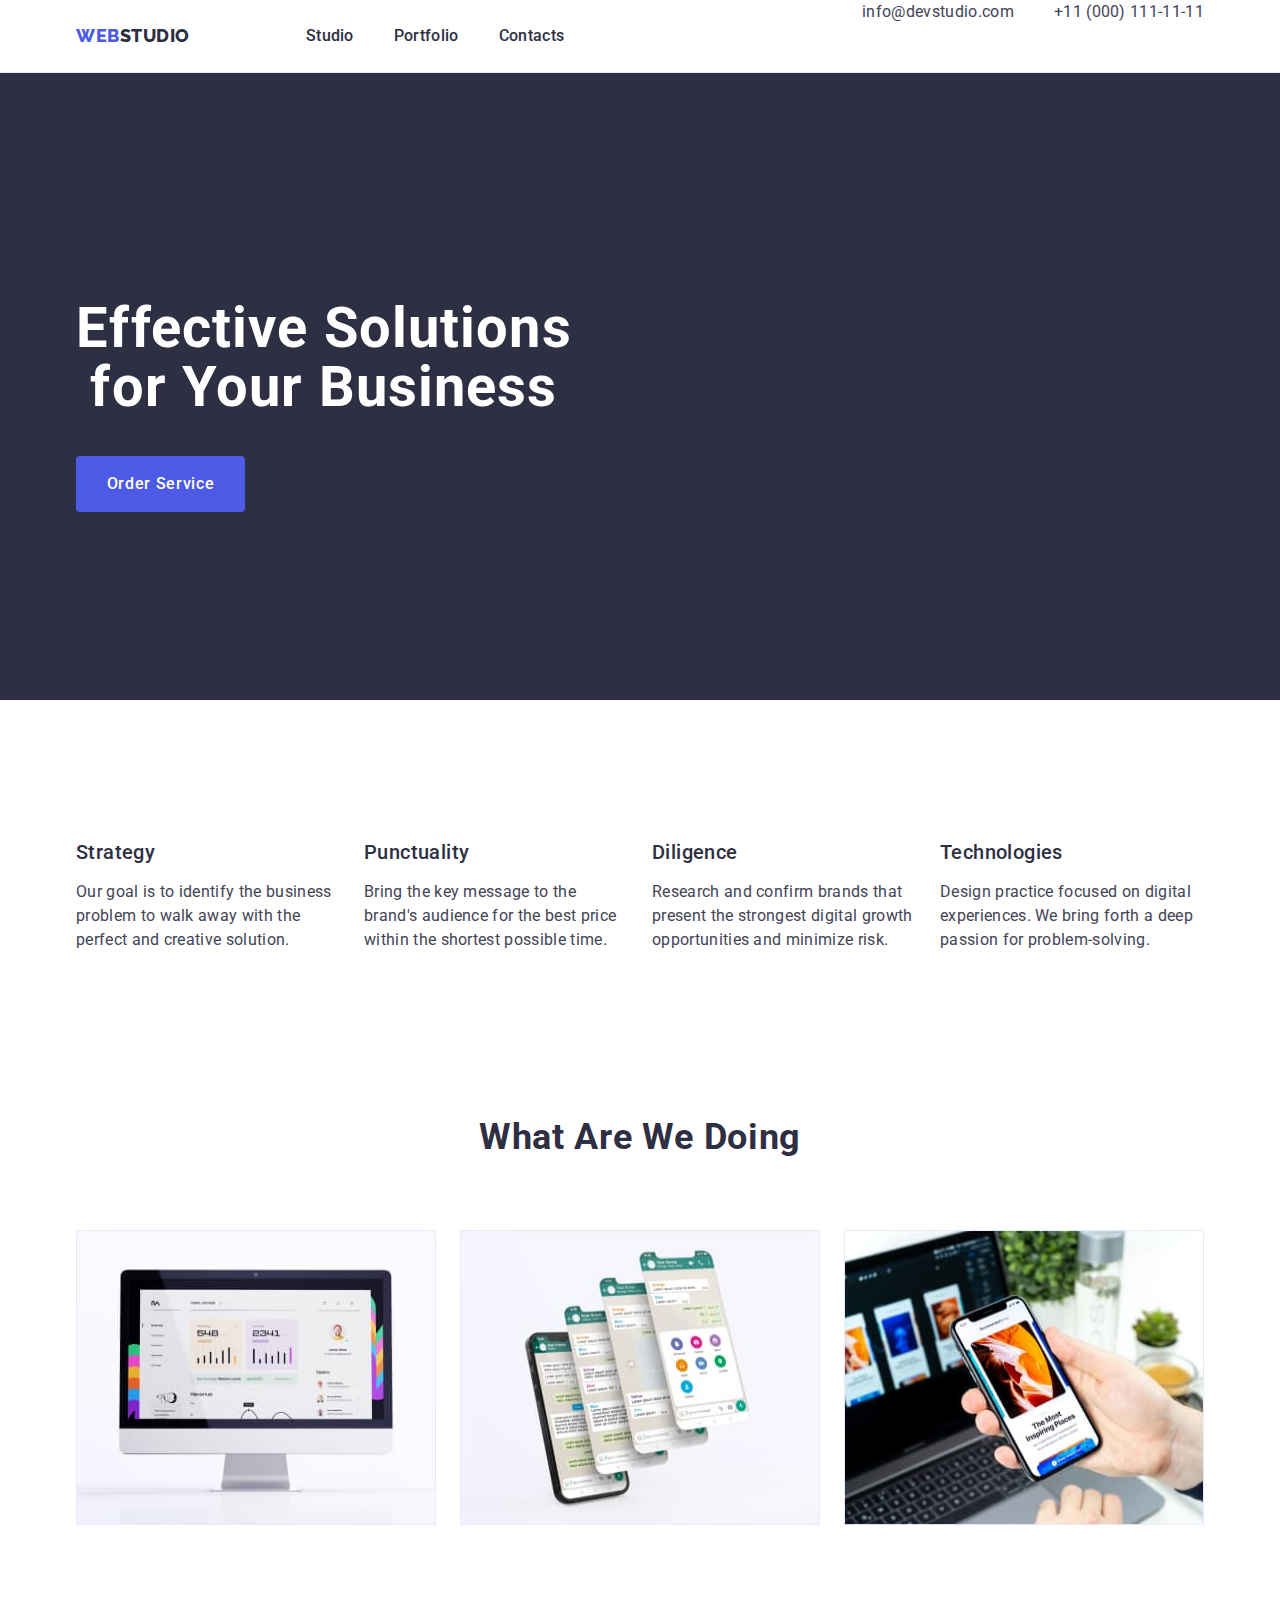
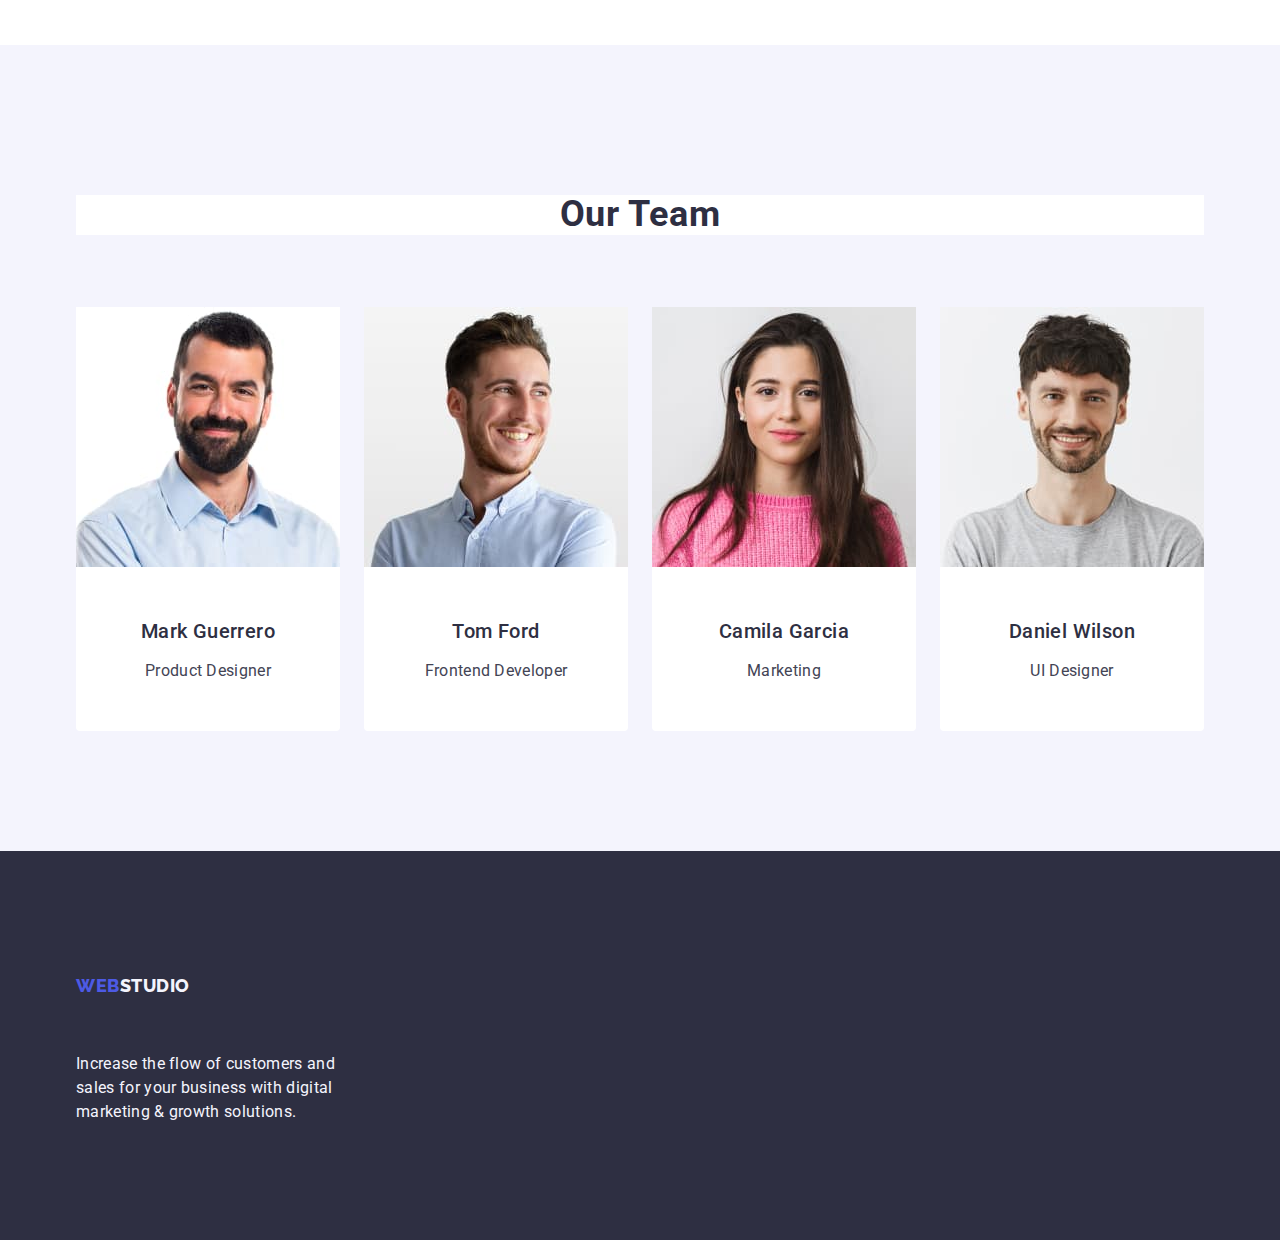
<file: index.html>
<!DOCTYPE html>
<html lang="en">
  <head>
    <meta charset="UTF-8">
    <meta http-equiv="X-UA-Compatible" content="IE=edge">
    <meta name="viewport" content="width=device-width, initial-scale=1.0">
    <link rel="stylesheet" href="https://cdn.jsdelivr.net/npm/modern-normalize@2.0.0/modern-normalize.min.css" />
    <link rel="preconnect" href="https://fonts.googleapis.com">
    <link rel="preconnect" href="https://fonts.gstatic.com" crossorigin>
    <link href="https://fonts.googleapis.com/css2?family=Montserrat:wght@400;600&family=Raleway:wght@800&family=Roboto:wght@400;500;700;900&display=swap" rel="stylesheet">
    <title>Document</title>
    <link rel="stylesheet" href="./css/styles.css">
    
  </head>

<body>
  <header class="header">
    <div class="header-container container">
    <nav class="list header-list">
      <a href="./index.html" class="link logo">Web<span class="span_">Studio</span></a>
        <ul class="list menu">
            <li><a href="./index.html" class="link-text link">Studio</a></li>
            <li><a href="./portfolio.html" class="link-text link">Portfolio</a></li>
            <li><a href="" class="link-text link">Contacts</a></li>
        </ul>
    </nav>
    

    <address class="address">
        <ul class="list adress-list">
            <li><a href="mailto:info@devstudio.com" class="adress link">info@devstudio.com</a></li>
            <li><a href="tel:+110001111111" class="adress link">+11 (000) 111-11-11</a></li>
        </ul>
    </address>
    </div>
    </header>
     <main>
      
      
      <section class="main-banner">
        <div class="container">
        <h1 class="main-banner-text">Effective Solutions for Your Business</h1>
        <button type="button" class="main-banner-button">Order Service</button>
        </div>
      </section>

          <section class="second-section">
            <div class="container">
            <h2 hidden class="visually-hidden">Advantages</h2>
            <ul class="list second-section-list">
             <li class="index-li">  
              <h3 class="list-title">Strategy</h3> 
              <p class="list-main-text">Our goal is to identify the business
                problem to walk away with the perfect and creative solution.</p>
             </li>

             <li class="index-li">
              <h3 class="list-title">Punctuality</h3>
              <p class="list-main-text">Bring the key message to the brand's audience for the best price within the shortest possible time.</p>
             </li>

             <li class="index-li">
              <h3 class="list-title">Diligence</h3>
              <p class="list-main-text">Research and confirm brands that present the strongest digital growth opportunities and minimize risk.</p>
             </li>

              <li class="index-li">
              <h3 class="list-title">Technologies</h3>
              <p class="list-main-text">Design practice focused on digital experiences. We bring forth a deep passion for problem-solving.</p>
              </li>
            </ul>
          </div>
          </section>
      

          <section class="thrird-section">
            <div class="container">
            <h2 class="third-section-title">What are we doing</h2>
            <ul class="list thrird-section-list">

            <li class="thrird-section-li">
            <img src="./images/iMac.jpg"
            alt="iMac"
            width="360"
            height="295"
            />
            </li>

            <li class="thrird-section-li">
            <img src="./images/iPhone.jpg"
            alt="iPhone"
            width="360"
            height="295"
            />
            </li>

            <li class="thrird-section-li">
            <img src="./images/iPhone2.jpg"
            alt="iPhone2"
            width="360"
            height="295"
            />
            </li>

            </ul>
          </div>
          </section>

          <section class="fourth-section">
            <div class="container">
            <h2 class="fourth-section-title">Our Team</h2>
            <ul class="list fourth-section-list">

                <li class="list_">
                <img src="./images/MarkGuerrero.jpg"
                alt="worker1Mark"
                width="264"
                height="260"
                />
                <div class="fourth-section-div">
                <h3 class="fourth-list-title">Mark Guerrero</h3>
                <p class="fourth-list-text">Product Designer</p>
              </div>
                </li>
               
                
                <li class="list_">
                <img src="./images/TomFord.jpg"
                alt="worker2Tom"
                width="264"
                height="260"
                />
              <div class="fourth-section-div">
                <h3 class="fourth-list-title">Tom Ford</h3>
                <p class="fourth-list-text">Frontend Developer</p>
              </div>
                </li>

                <li class="list_">
                <img src="./images/CamilaGarcia.jpg"
                alt="worker3Camila"
                width="264"
                height="260"
                />
              <div class="fourth-section-div">
                <h3 class="fourth-list-title">Camila Garcia</h3>
                <p class="fourth-list-text">Marketing</p>
              </div>
                </li>

                <li class="list_">
                <img src="./images/DanielWilson.jpg"
                alt="worker4Daniel"
                width="264"
                height="260"
                />
              <div class="fourth-section-div">
                <h3 class="fourth-list-title">Daniel Wilson</h3>
                <p class="fourth-list-text">UI Designer</p>
              </div>
                </li>

            </ul>
          </div>
          </section>

     </main>
<footer class="footer">
  <div class="container">
        <a href="./index.html" class="link logo footer-link">Web<span class="span">Studio</span></a>
        <p class="footer-paragraph">
          Increase the flow of customers and sales for your business with digital marketing & growth solutions.
        </p>
    </div>
</footer>
</body>

</html>
</file>
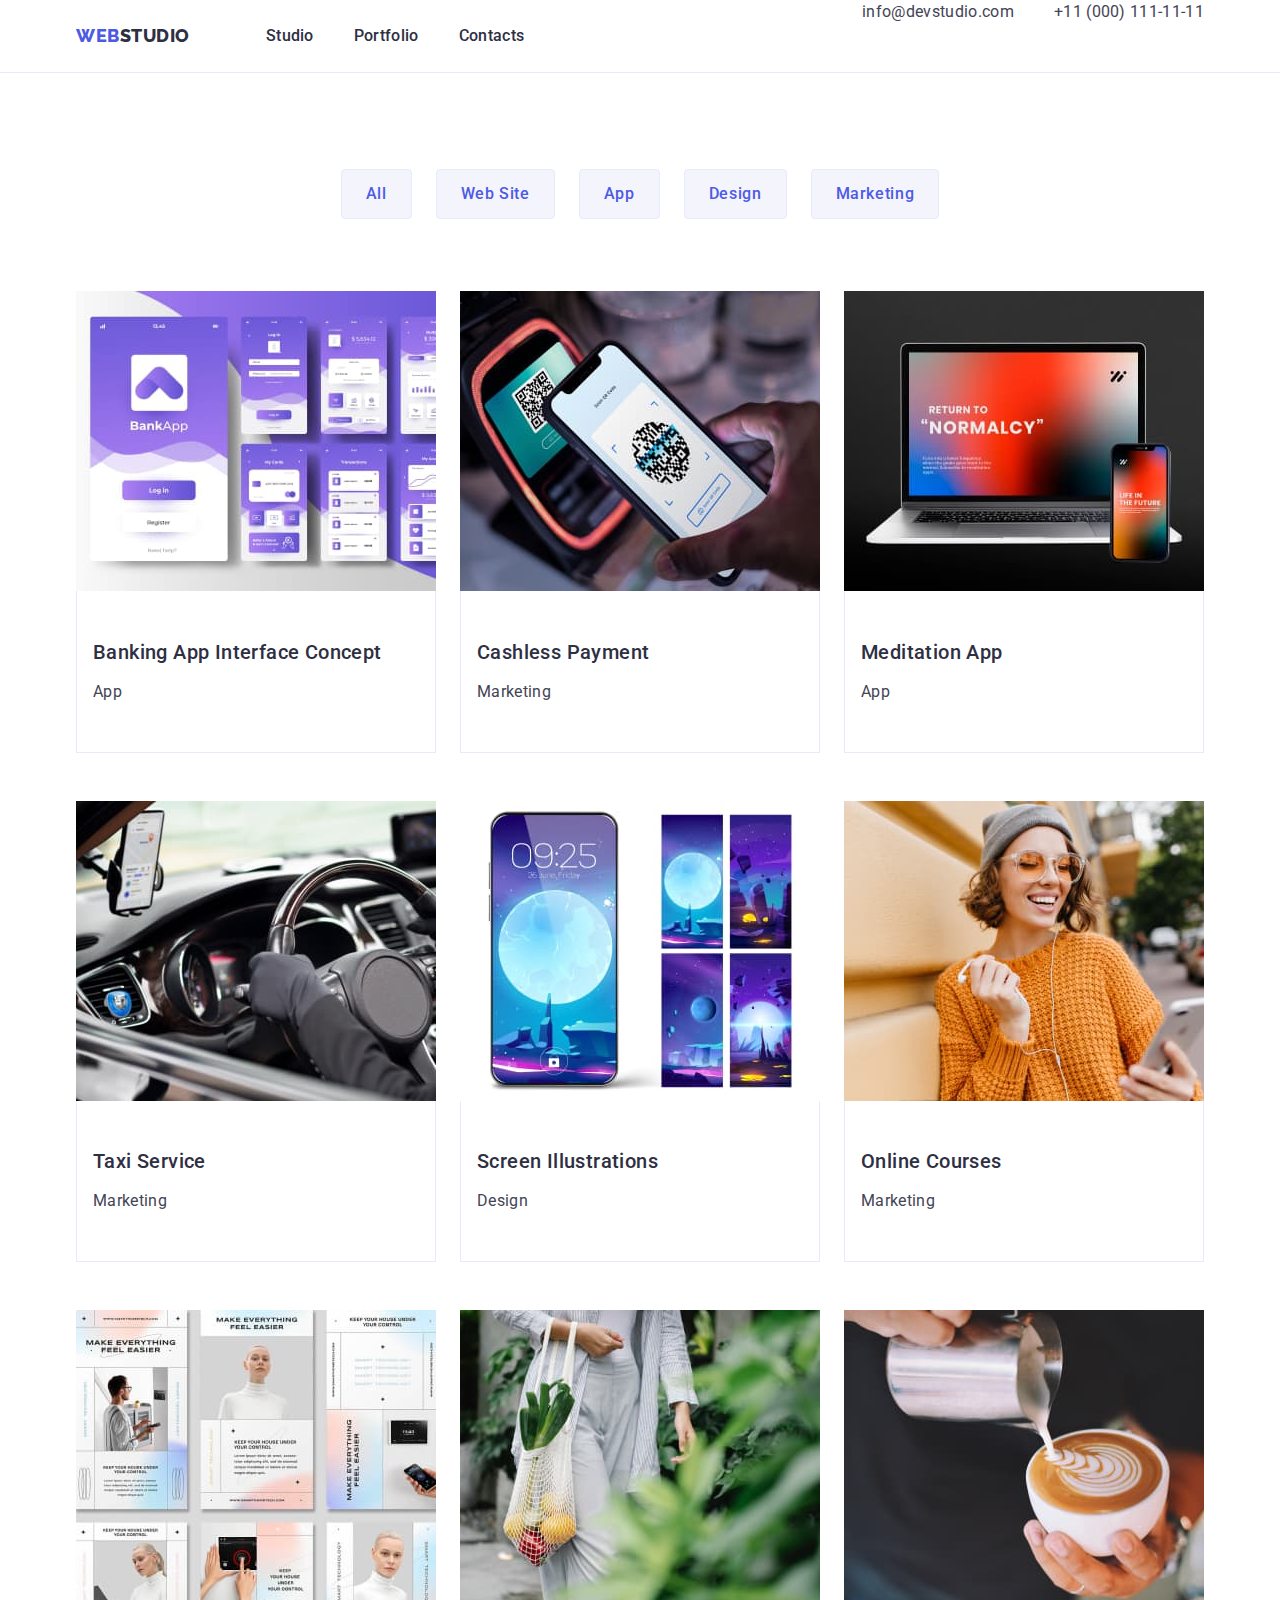
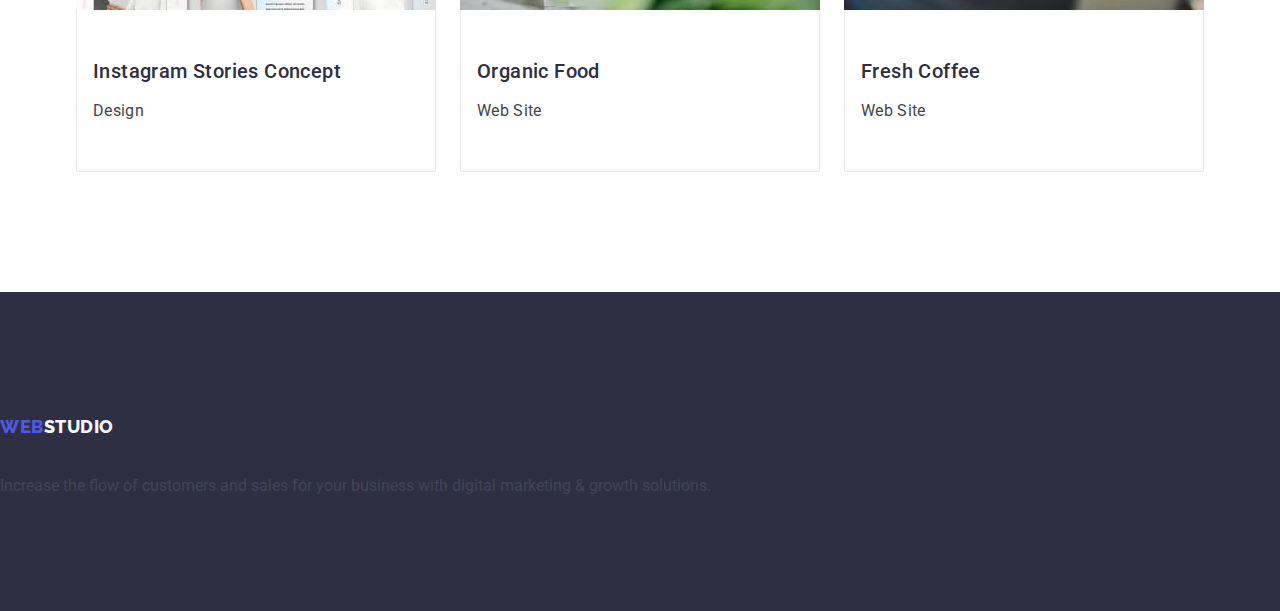
<file: portfolio.html>
<!DOCTYPE html>
<html lang="en">
<head>
    <meta charset="UTF-8">
    <meta http-equiv="X-UA-Compatible" content="IE=edge">
    <meta name="viewport" content="width=device-width, initial-scale=1.0">
    <link rel="stylesheet" href="https://cdn.jsdelivr.net/npm/modern-normalize@2.0.0/modern-normalize.min.css" />
    <link rel="preconnect" href="https://fonts.googleapis.com">
    <link rel="preconnect" href="https://fonts.gstatic.com" crossorigin>
    <link href="https://fonts.googleapis.com/css2?family=Montserrat:wght@400;600&family=Raleway:wght@800&family=Roboto:wght@400;500;700;900&display=swap" rel="stylesheet">
    <title>Document</title>
    <link rel="stylesheet" href="./css/styles.css">
</head>
<body>
    <header class="portfolio-header">
    <div class="container portfolio-container-div">
        <nav class="portfolio-nav">
        <a href="./index.html" class="link logo">Web<span class="span_">Studio</span></a>
        <ul class="list menu">
            <li><a href="./index.html" class="link-text link">Studio</a></li>
            <li><a href="./portfolio.html" class="link-text link">Portfolio</a></li>
            <li><a href="" class="link-text link">Contacts</a></li>
        </ul>
    </nav>
        
    
        <address class="address">
            <ul class="list adress-list">
                <li><a href="mailto:info@devstudio.com" class="adress link">info@devstudio.com</a></li>
                <li><a href="tel:+110001111111" class="adress link">+11 (000) 111-11-11</a></li>
            </ul>
        </address>
    </div>
        </header>

    <main>
        <section class="first-portfolio-section">
            <div class="container">
            <h1 hidden class="visually-hidden">Buttons</h1>
            <ul class="list portfolio-list">
            <li><button type="button" class="button button_">All</button></li>
            <li><button type="button" class="button button_">Web Site</button></li>
            <li><button type="button" class="button button_">App</button></li>
            <li><button type="button" class="button button_">Design</button></li>
            <li><button type="button" class="button button_">Marketing</button></li>
            </ul>
        

            <ul class="list list__">
                <li class="first-li"><a  class="link">
                    <img src="./images/app.jpg"
                    alt="App"
                    width="360"
                    height="300"
                    />
                    <div class="portfolio-container">
                    <h2 class="list-photo-title">Banking App Interface Concept</h2>
                    <p class="list-photo-text">App</p>
                    </div>
                    </a>
                </li>

                <li class="first-li"><a class="link">
                    <img src="./images/applePay.jpg"
                    alt="ApplePay"
                    width="360"
                    height="300"
                    />
                    <div class="portfolio-container">
                    <h2 class="list-photo-title">Cashless Payment</h2>
                    <p class="list-photo-text">Marketing</p>
                    </div>
                    </a>
                </li>

                <li class="first-li"><a  class="link">
                    <img src="./images/normalcy.jpg"
                    alt="Normalcy"
                    width="360"
                    height="300"
                    />
                    <div class="portfolio-container">
                    <h2 class="list-photo-title">Meditation App</h2>
                    <p class="list-photo-text">App</p>
                    </div>
                    </a>
                </li>

                <li class="first-li"><a  class="link"> 
                    <img src="./images/driving.jpg"
                    alt="driving"
                    width="360"
                    height="300"
                    />
                    <div class="portfolio-container">
                    <h2 class="list-photo-title">Taxi Service</h2>
                    <p class="list-photo-text">Marketing</p>
                </div>
                    </a>

                </li>

                <li class="first-li"><a  class="link">
                    <img src="./images/moon.jpg"
                    alt="Moon"
                    width="360"
                    height="300"
                    />
                    <div class="portfolio-container">
                    <h2 class="list-photo-title">Screen Illustrations</h2>
                    <p class="list-photo-text">Design</p>
                </div>
                </a>

                </li>

                <li class="first-li"><a  class="link"> 
                    <img src="./images/woman.jpg"
                    alt="woman"
                    width="360"
                    height="300"
                    />
                    <div class="portfolio-container">
                    <h2 class="list-photo-title">Online Courses</h2>
                    <p class="list-photo-text">Marketing</p>
                </div>
                </a>

                </li>

                <li class="first-li"><a  class="link">
                    <img src="./images/inststories.jpg"
                    alt="instagramStories"
                    width="360"
                    height="300"
                    />
                    <div class="portfolio-container">
                    <h2 class="list-photo-title">Instagram Stories Concept</h2>
                    <p class="list-photo-text" >Design</p>
                </div>
                </a>


                </li>

                <li class="first-li"><a  class="link">
                    <img src="./images/organic.jpg"
                    alt="OrganicFood"
                    width="360"
                    height="300"
                    />
                    <div class="portfolio-container">
                    <h2 class="list-photo-title">Organic Food</h2>
                    <p class="list-photo-text">Web Site</p>
                </div>
                </a>

                </li>

                <li class="first-li"><a  class="link">
                    <img src="./images/coffee.jpg"
                    alt="Coffee"
                    width="360"
                    height="300"
                    />
                    <div class="portfolio-container">
                    <h2 class="list-photo-title">Fresh Coffee</h2>
                    <p class="list-photo-text">Web Site</p>
                </div>
                </a>

                </li>
                
            </ul>
        </div>
        </section>

    </main>

        <footer class="footer">
            <a href="./index.html" class="link logo">Web<span class="span">Studio</span></a>
             <p>
               Increase the flow of customers and sales for your business with digital marketing & growth solutions.
             </p>
     
     </footer>          
</body>
</html>
</file>
<file: css/styles.css>
:root{
    --white-color:  #FFFFFF;
    --dark-blue-color:  #434455;
    --blue-color:  #4d5ae5;
    --second-dark-blue-color: #2e2f42;
    --second-white-color: #F4F4FD;
    --second-blue-color: #404BBF;
    --trhird-white-color: #e7e9fc;
} 

body{
    background-color: var(--white-color);
    color: var(--dark-blue-color);
    font-family: 'Roboto', sans-serif;
}

.menu{
    display: flex; 
    gap: 40px;
}

img{
    display: block
}

.header{
    border-bottom: 1px solid var(--trhird-white-color);
}

.header-container{
    display: flex;
}

.header-list{
    display: flex;
    align-items: center; 
    display: flex; 
    gap: 40px;
}

.container{
    width: 1158px;
    margin: 0 auto;
    padding: 0 15px;
}

.logo{
    font-family: "Raleway", sans-serif;
    font-weight: 800;
    font-size: 18px;
    line-height: 1.17;
    letter-spacing: 0.03em;
    text-transform: uppercase;
    color: var(--blue-color);
    text-decoration: none;
    margin-right: 76px;
    padding: 24px 0;
}

.link{
    text-decoration:none;
    display: inline-block; 
}

.footer-link{
    margin-bottom: 16px;
}

.index-li{
    flex-basis: calc((100% - 3 * 24px) / 4);
}

.address{
    font-style: normal;
     
}

.adress-list{
    display: flex;
    gap: 40px;
}

.link:hover, .link:focus{
    color: var(--second-blue-color);
}

.span_{
    color: var(--second-dark-blue-color);
}

.span{
    color: var(--second-white-color);
}

.list{
    list-style: none;
    display: flex;
    margin: 0;
}

.list__{
    column-gap: 24px; 
    flex-wrap: wrap;
    row-gap: 48px;

}

.second-section-list{
    gap: 24px; 
}

ul{
    padding-left: 0;
}

.list_{
    background-color: var(--white-color);
    width: calc((100% - 72px) / 4);
    border-radius: 0px 0px 4px 4px;
}

h1, h2, h3{ 
    font-family: 'Roboto';
}

.link-text{
    font-family: 'Roboto';
    font-style: normal;
    font-weight: 500;
    font-size: 16px;
    line-height: 24px;
    letter-spacing: 0.02em;
    color: var(--second-dark-blue-color);
    padding: 24px 0;

}

.adress{
    font-family: 'Roboto';
    font-style: normal;
    font-weight: 400;
    font-size: 16px;
    line-height: 24px;
    letter-spacing: 0.02em;
    color: var(--dark-blue-color);
    font-style: normal;
}

.main-banner{
    color: var(--second-dark-blue-color);
    background-color: var(--second-dark-blue-color);
    padding: 188px 0;


}

.second-section{
    padding: 120px 0;

}

.portfolio-list{
    display: flex;
    justify-content: center;
    gap: 24px;
    margin-bottom: 72px;
}

.first-portfolio-section{
    padding-top: 96px; padding-bottom: 120px;
}

.main-banner-text{
    font-size: 56px;
    line-height: 1.07;
    text-align: center;
    letter-spacing: 0.02em;
    color:var(--white-color);
    max-width: 496px;
}

.main-banner-button{
    background-color: var(--blue-color);
    font-family: "Roboto", sans-serif;
    font-weight: 500;
    font-size: 16px;
    line-height: 1.5;
    letter-spacing: 0.04em;
    color: var(--white-color);
    cursor: pointer;
    align-items: center;
    max-width: 496px;
    min-width: 169px;
    height: 56px;
    border: none;
    border-radius: 4px;
    cursor: pointer;
    display: block;
}

.main-banner-button:hover, .main-banner-button:focus{
    background-color: var( --second-blue-color);
}

.list-title{
    font-weight: 500;
    font-size: 20px;
    line-height: 1.2;
    letter-spacing: 0.02em;
    color: var(--second-dark-blue-color);
    margin-bottom: 8px;
}

.list-main-text{
    font-size: 16px;
    line-height: 1.5;
    letter-spacing: 0.02em;
    color: var(--dark-blue-color);
}

.third-section-title{
    font-size: 36px;
    line-height: 1.11;
    text-align: center;
    letter-spacing: 0.02em;
    text-transform: capitalize;
    color: var(--second-dark-blue-color);
    margin-bottom: 72px;
}

.thrird-section-list{
    gap: 24px;

}

.thrird-section-li{
    width: calc((100% - 48px) / 3);
}

.fourth-section{
    background-color: var(--second-white-color);
}

.list1{
    background-color: var(--white-color);
}

.fourth-section-title{
    font-size: 36px;
    line-height: 1.11;
    text-align: center;
    letter-spacing: 0.02em;
    text-transform: capitalize;
    color: var(--second-dark-blue-color);
    background-color: var(--white-color);
    margin-bottom: 72px;
}

.fourth-section-list{
    display: flex;
    gap: 24px; 

}

.fourth-list-title{
    font-weight: 500;
    font-size: 20px;
    line-height: 1.2;
    letter-spacing: 0.02em;
    color: var(--second-dark-blue-color);
    text-align: center;
    margin-bottom: 8px;

}

.fourth-list-text{
    font-size: 16px;
    line-height: 1.5;
    letter-spacing: 0.02em;
    color: var(--dark-blue-color);
    text-align: center;
}

.fourth-section-div{
    padding: 32px 16px;

}

.footer-paragraph{
    line-height: 1.5;
    color: var(--second-white-color);
    letter-spacing: 0.02em;
    max-width: 264px;
}

.button{
    font-family: "Roboto", sans-serif;
    font-weight: 500;
    font-size: 16px;
    line-height: 1.5;
    letter-spacing: 0.04em;
    color: var(--blue-color);
    background-color:var(--second-white-color);
    cursor: pointer;

}

.button_{
    padding: 12px 24px;
    border: 1px solid var( --trhird-white-color);
    border-radius: 4px;
}

.button_:hover, .button_:focus{
    border: 1px solid transparent;


}

.button:hover, .button:focus{
    color: var(--white-color);
    background-color: var( --second-blue-color);
}

.list-photo-title{
    font-weight: 500;
    font-size: 20px;
    line-height: 1.2;
    letter-spacing: 0.02em;
    color: var(--second-dark-blue-color);
    margin-bottom: 8px;
}

.list-photo-text{
    font-size: 16px;
    line-height: 1.5;
    letter-spacing: 0.02em;
    color: var(--dark-blue-color);

}

.footer{
    background-color: var(--second-dark-blue-color);
    padding: 100px 0;

}

.first-li{
    width: calc((100% - 48px) / 3); 
}


address{
    margin-left: auto;
}


.thrird-section{
    padding-bottom: 120px;
}

.fourth-section{
    padding: 120px 0;

}

.portfolio-header{
    border-bottom: 1px solid var(--trhird-white-color);
}

.portfolio-container-div{
    display: flex;
}

.portfolio-container{
    align-items: center;
    padding: 32px 16px;
    border: 1px solid var(--trhird-white-color);
    border-top: none;

}

.portfolio-nav{
    display: flex;
    align-items: center; 
}

.visually-hidden {
    position: absolute;
    width: 1px;
    height: 1px;
    margin: -1px;
    border: 0;
    padding: 0;
    white-space: nowrap;
    clip-path: inset(100%);
    clip: rect(0 0 0 0);
    overflow: hidden;
  }
</file>
